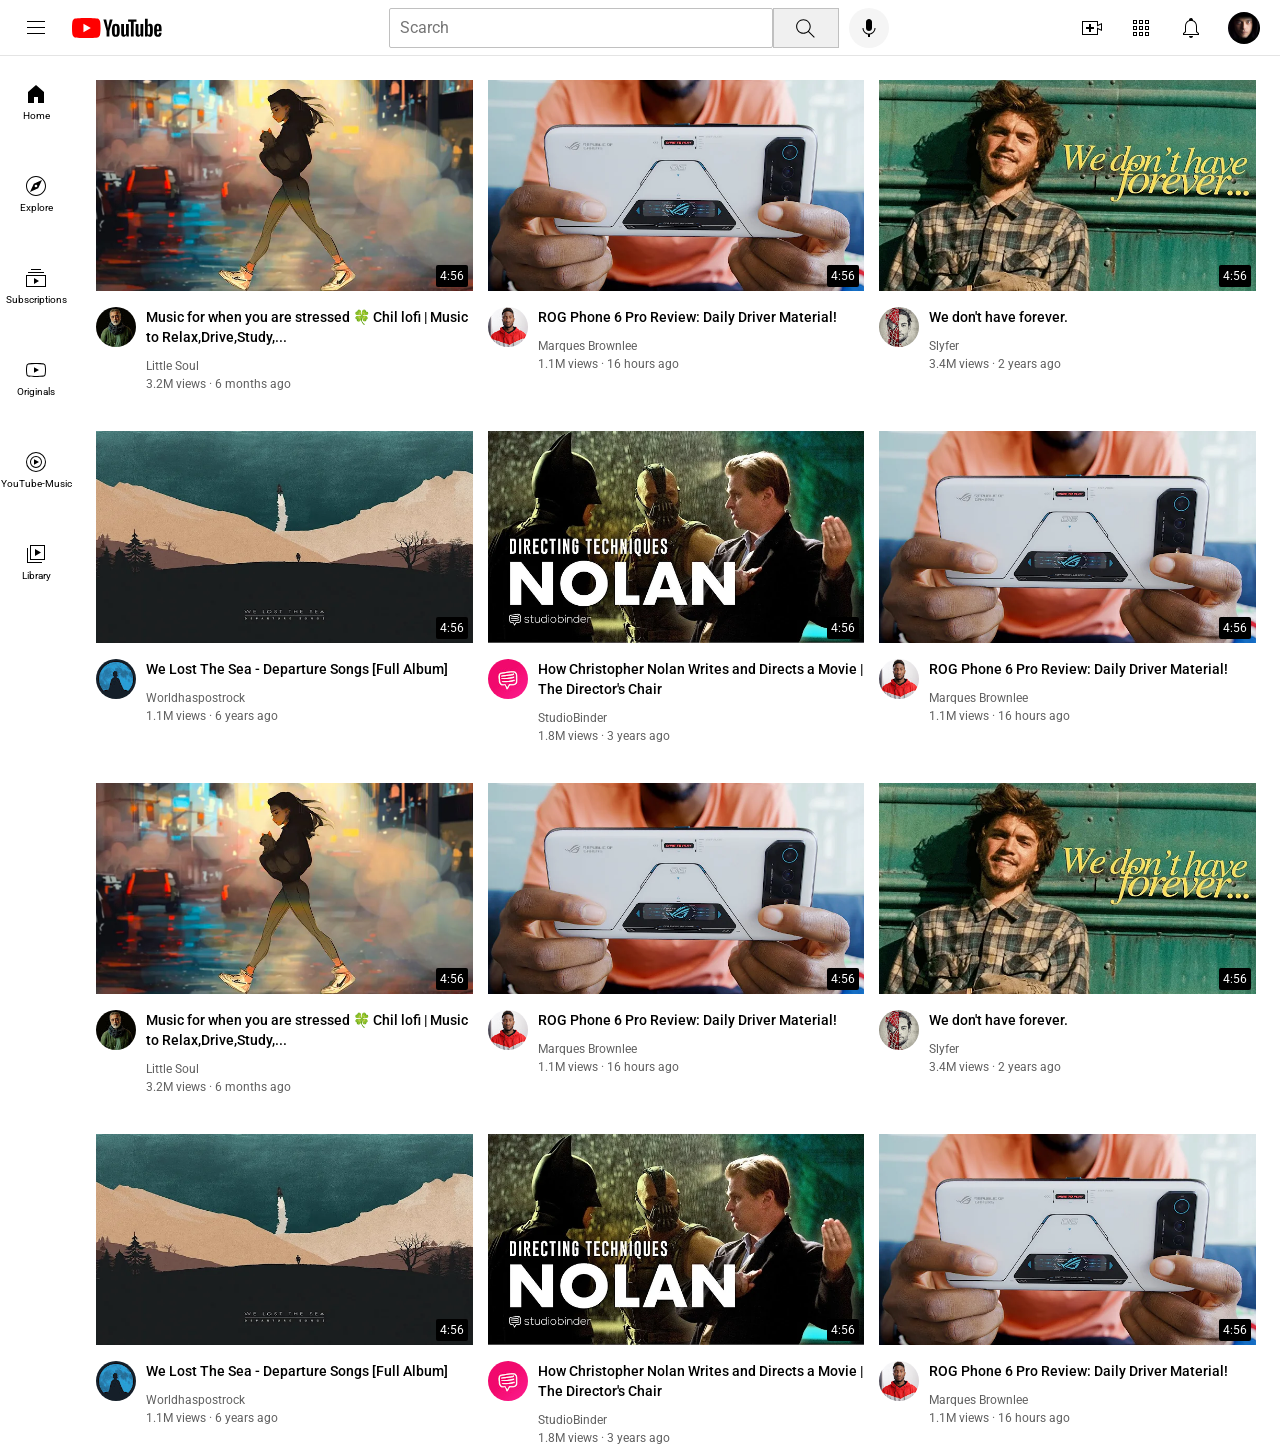
<file: index.html>
<!DOCTYPE html>
<html>
    <head>
        <title>YouTube</title>

        <link rel="preconnect" href="https://fonts.googleapis.com">
        <link rel="preconnect" href="https://fonts.gstatic.com" crossorigin>
        <link href="https://fonts.googleapis.com/css2?family=Roboto:wght@400;500;700&display=swap" rel="stylesheet">
        <link rel="stylesheet" href="style/video.css">
        <link rel="stylesheet" href="style/header.css">
        <link rel="stylesheet" href="style/general.css">

    </head>
    <body>
        <dev class="header">

            <div class="left-section"> <img class="hamburger-menu" src="icon/hamburger-menu.svg" alt="hamburger-menu">
            <img class="youtube-logo" src="icon/youtube-logo.svg" alt="youtube-logo"></div>
            <div class="middle-section">
                <input class="search-bar" type="text" placeholder="Scarch">
                <button class="search-button"> <img class="search-icon" src="icon/search.svg" alt="search"></button>
                <button class="voice-search-button"> <img class="voice-search-icon" src="icon/voice-search-icon.svg" alt="voice-search"></button>
            </div>
            <div class="right-section"> 
            <img class="upload-icon" src="icon/upload.svg"> 
            <img class="youtube-apps-icon" src="icon/youtube-apps.svg">
            <img class="notifications-icon" src="icon/notifications.svg">
            <img class="user-icon" src="channel-pic/profilpic2.jpg"></div>

        </dev>

        <div class="side-bar">
            <div class="sidebar-link">
                <img src="icon/home.svg" alt="nill">
                <div>Home</div>
            </div>
            <div class="sidebar-link">
                <img src="icon/explore.svg" alt="nill">
                <div>Explore</div>
            </div>
            <div class="sidebar-link">
                <img src="icon/subscriptions.svg" alt="nill">
                <div>Subscriptions</div>
            </div>
            <div class="sidebar-link">
                <img src="icon/originals.svg" alt="nill">
                <div>Originals</div>
            </div>
            <div class="sidebar-link">
                <img src="icon/youtube-music.svg" alt="nill">
                <div>YouTube-Music</div>
            </div>
            <div class="sidebar-link">
                <img src="icon/library.svg" alt="nill">
                <div>Library</div>
            </div>

        </div>

        

        <div class="video-grid">

            <div class="video-preview">
                <div class="thumbnail-row">
                    <img class="thumbnail" src="thumbnail/thumbnail.webp">
                    <div class="video-time">4:56</div>
                </div>
                <div class="video-info-grid">
                    <div class="channel-pic">
                        <img class="profile-pic" src="channel-pic/channel-pic1.jpg">
                    </div> 
                    <div class="video-info">
                        <p class="video-title">
                            Music for when you are stressed 🍀 Chil lofi | Music to Relax,Drive,Study,...
                        </p>
                        <p class="video-author">
                            Little Soul
                        </p>
                        <p class="video-stats">
                            3.2M views &#183; 6 months ago
                        </p>
                    </div>
                </div>
            </div>
    
            <div class="video-preview">
                <div class="thumbnail-row">
                    <img class="thumbnail" src="thumbnail/thumbnail2.webp">
                    <div class="video-time">4:56</div>
                </div>
                <div class="video-info-grid">
                    <div class="channel-pic">
                        <img class="profile-pic" src="channel-pic/channel-pic2.jpg">
                    </div> 
                    <div class="video-info">
                        <p class="video-title">
                            ROG Phone 6 Pro Review: Daily Driver Material!
                        </p>
                        <p class="video-author">
                            Marques Brownlee
                        </p>
                        <p class="video-stats">
                            1.1M views &#183; 16 hours ago
                        </p>
                    </div>
                </div>
            </div>
    
            <div class="video-preview">
                <div class="thumbnail-row">
                    <img class="thumbnail" src="thumbnail/thumbnail3.webp">
                    <div class="video-time">4:56</div>
                </div>
                <div class="video-info-grid">
                    <div class="channel-pic">
                        <img class="profile-pic" src="channel-pic/channel-pic3.jpg">
                    </div> 
                    <div class="video-info">
                        <p class="video-title">
                            We don't have forever.
                        </p>
                        <p class="video-author">
                            Slyfer
                        </p>
                        <p class="video-stats">
                            3.4M views &#183; 2 years ago
                        </p>
                    </div>
                </div>
            </div>
    
            <div class="video-preview">
                <div class="thumbnail-row">
                    <img class="thumbnail" src="thumbnail/thumbnail4.webp">
                    <div class="video-time">4:56</div>
                </div>
                <div class="video-info-grid">
                    <div class="channel-pic">
                        <img class="profile-pic" src="channel-pic/channel-pic4.jpg">
                    </div> 
                    <div class="video-info">
                        <p class="video-title">
                            We Lost The Sea - Departure Songs [Full Album]
                        </p>
                        <p class="video-author">
                            Worldhaspostrock
                        </p>
                        <p class="video-stats">
                            1.1M views &#183; 6 years ago
                        </p>
                    </div>
                </div>
            </div>
    
            <div class="video-preview">
                <div class="thumbnail-row">
                    <img class="thumbnail" src="thumbnail/thumbnail5.jpg">
                    <div class="video-time">4:56</div>
                </div>
                <div class="video-info-grid">
                    <div class="channel-pic">
                        <img class="profile-pic" src="channel-pic/channel-pic5.jpg">
                    </div> 
                    <div class="video-info">
                        <p class="video-title">
                            How Christopher Nolan Writes and Directs a Movie | The Director's Chair




                        </p>
                        <p class="video-author">
                            StudioBinder
                        </p>
                        <p class="video-stats">
                            1.8M views &#183; 3 years ago
                        </p>
                    </div>
                </div>
            </div>
    
            <div class="video-preview">
                <div class="thumbnail-row">
                    <img class="thumbnail" src="thumbnail/thumbnail2.webp">
                    <div class="video-time">4:56</div>
                </div>
                <div class="video-info-grid">
                    <div class="channel-pic">
                        <img class="profile-pic" src="channel-pic/channel-pic2.jpg">
                    </div> 
                    <div class="video-info">
                        <p class="video-title">
                            ROG Phone 6 Pro Review: Daily Driver Material!
                        </p>
                        <p class="video-author">
                            Marques Brownlee
                        </p>
                        <p class="video-stats">
                            1.1M views &#183; 16 hours ago
                        </p>
                    </div>
                </div>
            </div>


            <div class="video-preview">
                <div class="thumbnail-row">
                    <img class="thumbnail" src="thumbnail/thumbnail.webp">
                    <div class="video-time">4:56</div>
                </div>
                <div class="video-info-grid">
                    <div class="channel-pic">
                        <img class="profile-pic" src="channel-pic/channel-pic1.jpg">
                    </div> 
                    <div class="video-info">
                        <p class="video-title">
                            Music for when you are stressed 🍀 Chil lofi | Music to Relax,Drive,Study,...
                        </p>
                        <p class="video-author">
                            Little Soul
                        </p>
                        <p class="video-stats">
                            3.2M views &#183; 6 months ago
                        </p>
                    </div>
                </div>
            </div>
    
            <div class="video-preview">
                <div class="thumbnail-row">
                    <img class="thumbnail" src="thumbnail/thumbnail2.webp">
                    <div class="video-time">4:56</div>
                </div>
                <div class="video-info-grid">
                    <div class="channel-pic">
                        <img class="profile-pic" src="channel-pic/channel-pic2.jpg">
                    </div> 
                    <div class="video-info">
                        <p class="video-title">
                            ROG Phone 6 Pro Review: Daily Driver Material!
                        </p>
                        <p class="video-author">
                            Marques Brownlee
                        </p>
                        <p class="video-stats">
                            1.1M views &#183; 16 hours ago
                        </p>
                    </div>
                </div>
            </div>
    
            <div class="video-preview">
                <div class="thumbnail-row">
                    <img class="thumbnail" src="thumbnail/thumbnail3.webp">
                    <div class="video-time">4:56</div>
                </div>
                <div class="video-info-grid">
                    <div class="channel-pic">
                        <img class="profile-pic" src="channel-pic/channel-pic3.jpg">
                    </div> 
                    <div class="video-info">
                        <p class="video-title">
                            We don't have forever.
                        </p>
                        <p class="video-author">
                            Slyfer
                        </p>
                        <p class="video-stats">
                            3.4M views &#183; 2 years ago
                        </p>
                    </div>
                </div>
            </div>
    
            <div class="video-preview">
                <div class="thumbnail-row">
                    <img class="thumbnail" src="thumbnail/thumbnail4.webp">
                    <div class="video-time">4:56</div>
                </div>
                <div class="video-info-grid">
                    <div class="channel-pic">
                        <img class="profile-pic" src="channel-pic/channel-pic4.jpg">
                    </div> 
                    <div class="video-info">
                        <p class="video-title">
                            We Lost The Sea - Departure Songs [Full Album]
                        </p>
                        <p class="video-author">
                            Worldhaspostrock
                        </p>
                        <p class="video-stats">
                            1.1M views &#183; 6 years ago
                        </p>
                    </div>
                </div>
            </div>
    
            <div class="video-preview">
                <div class="thumbnail-row">
                    <img class="thumbnail" src="thumbnail/thumbnail5.jpg">
                    <div class="video-time">4:56</div>
                </div>
                <div class="video-info-grid">
                    <div class="channel-pic">
                        <img class="profile-pic" src="channel-pic/channel-pic5.jpg">
                    </div> 
                    <div class="video-info">
                        <p class="video-title">
                            How Christopher Nolan Writes and Directs a Movie | The Director's Chair




                        </p>
                        <p class="video-author">
                            StudioBinder
                        </p>
                        <p class="video-stats">
                            1.8M views &#183; 3 years ago
                        </p>
                    </div>
                </div>
            </div>
    
            <div class="video-preview">
                <div class="thumbnail-row">
                    <img class="thumbnail" src="thumbnail/thumbnail2.webp">
                    <div class="video-time">4:56</div>
                </div>
                <div class="video-info-grid">
                    <div class="channel-pic">
                        <img class="profile-pic" src="channel-pic/channel-pic2.jpg">
                    </div> 
                    <div class="video-info">
                        <p class="video-title">
                            ROG Phone 6 Pro Review: Daily Driver Material!
                        </p>
                        <p class="video-author">
                            Marques Brownlee
                        </p>
                        <p class="video-stats">
                            1.1M views &#183; 16 hours ago
                        </p>
                    </div>
                </div>
            </div>

        </div>

        
        
    </body>
</html>
</file>
<file: style/video.css>
.thumbnail {
    width: 100%;
}

.video-title {
    margin-top: 0;
    font-size: 14px;
    font-weight: 500;
    line-height: 20px;
    margin-bottom: 12px;
}
.video-info-grid {
    display: grid;
    grid-template-columns: 50px 1fr;
}
.profile-pic {
    width: 40px;
    border-radius: 50px;
}
.thumbnail-row {
    margin-bottom: 12px;
    position: relative;
}
.video-author ,
.video-stats {
    font-size: 12px;
    color: rgb(96, 96, 96);
}
.video-author {
    margin-bottom: 4px;
}
.video-grid {
    display: grid;
    grid-template-columns: 1fr 1fr 1fr;
    column-gap: 15px;
    row-gap: 40px;
}
.video-time {
    font-family: Roboto, Arial;
    font-size: 12px;
    font-family: 500;
    padding-left: 4px;
    padding-right: 4px;
    padding-top: 4px;
    padding-bottom: 4px;
    border-radius: 2px;
    background-color: black;
    color: white;
    position: absolute;
    bottom: 8px;
    right: 5px;
}
</file>
<file: style/header.css>
.header {
    height: 55px;
    display: flex;
    flex-direction: row;
    justify-content: space-between;
    position: fixed;
    top: 0;
    left: 0;
    right: 0;
    background-color: white;
    border-bottom-width: 1px;
    border-bottom-style: solid;
    border-bottom-color: rgb(228, 228, 228);
    z-index: 100;
}
.left-section {
    display: flex;
    align-items: center;
}
.hamburger-menu {
    height: 24px;
    margin-left: 24px;
    margin-right: 24px;
}
.youtube-logo {
    height: 20px;
}
.middle-section {
    flex: 1;
    margin-left: 70px;
    margin-right: 35px;
    max-width: 500px;
    display: flex;
    align-items: center;
}
.search-bar {
    flex: 1;
    height: 36px;
    padding-left: 10px;
    font-size: 16px;
    border-width: 1px;
    border-style: solid;
    border-color: rgb(192, 192, 192);
    border-radius: 2px;
}
.search-bar::placeholder {
    font-family: Roboto, Arial;
    font-size: 16px;
}
.search-button {
    height: 40px;
    width: 66px;
    background-color: rgb(240, 240, 240);
    border-width: 1px;
    border-style: solid;
    border-color: rgb(192, 192, 192);
    margin-left: -1;
    margin-right: 10px;
}
.search-icon {
    height: 25px;
    margin-top: 4px;
    
}
.voice-search-button {
    height: 40px;
    width: 40px;
    border-radius: 20px;
    border: none;
    background-color: rgb(245, 245, 245);
}
.voice-search-icon {
    height: 24px;
    margin-top: 4px;
}
.right-section {
    width: 180px;
    margin-right: 20px;
    display: flex;
    align-items: center;
    justify-content: space-between;
    flex-shrink: 0;
    
}
.upload-icon {
    height: 24px;
}
.youtube-apps-icon {
    height: 24px;
}
.notifications-icon {
    height: 24px;
}
.user-icon {
    height: 32px;
    border-radius: 16px;
}
.side-bar {
    position: fixed;
    left: 0;
    bottom: 0;
    top: 55px;
    background-color: white;
    width: 72px;
}
.sidebar-link {
    height: 92px;
    display: flex;
    justify-content: center;
    align-items: center;
    flex-direction: column;
    cursor: pointer;
}
.sidebar-link:hover{
    background-color: rgb(235, 233, 233);
}
.sidebar-link img {
    height: 24px;
    margin-bottom: 4px;
}
.sidebar-link div {
    font-family: Roboto, Arial;
    font-size: 10px;
}
</file>
<file: style/general.css>
p {
    font-family: Roboto, Arial;
    margin-top: 0;
    margin-bottom: 0;
}
body {
    margin: 0;
    padding-top: 80px;
    padding-left: 96px;
    padding-right: 24px;
}
</file>
